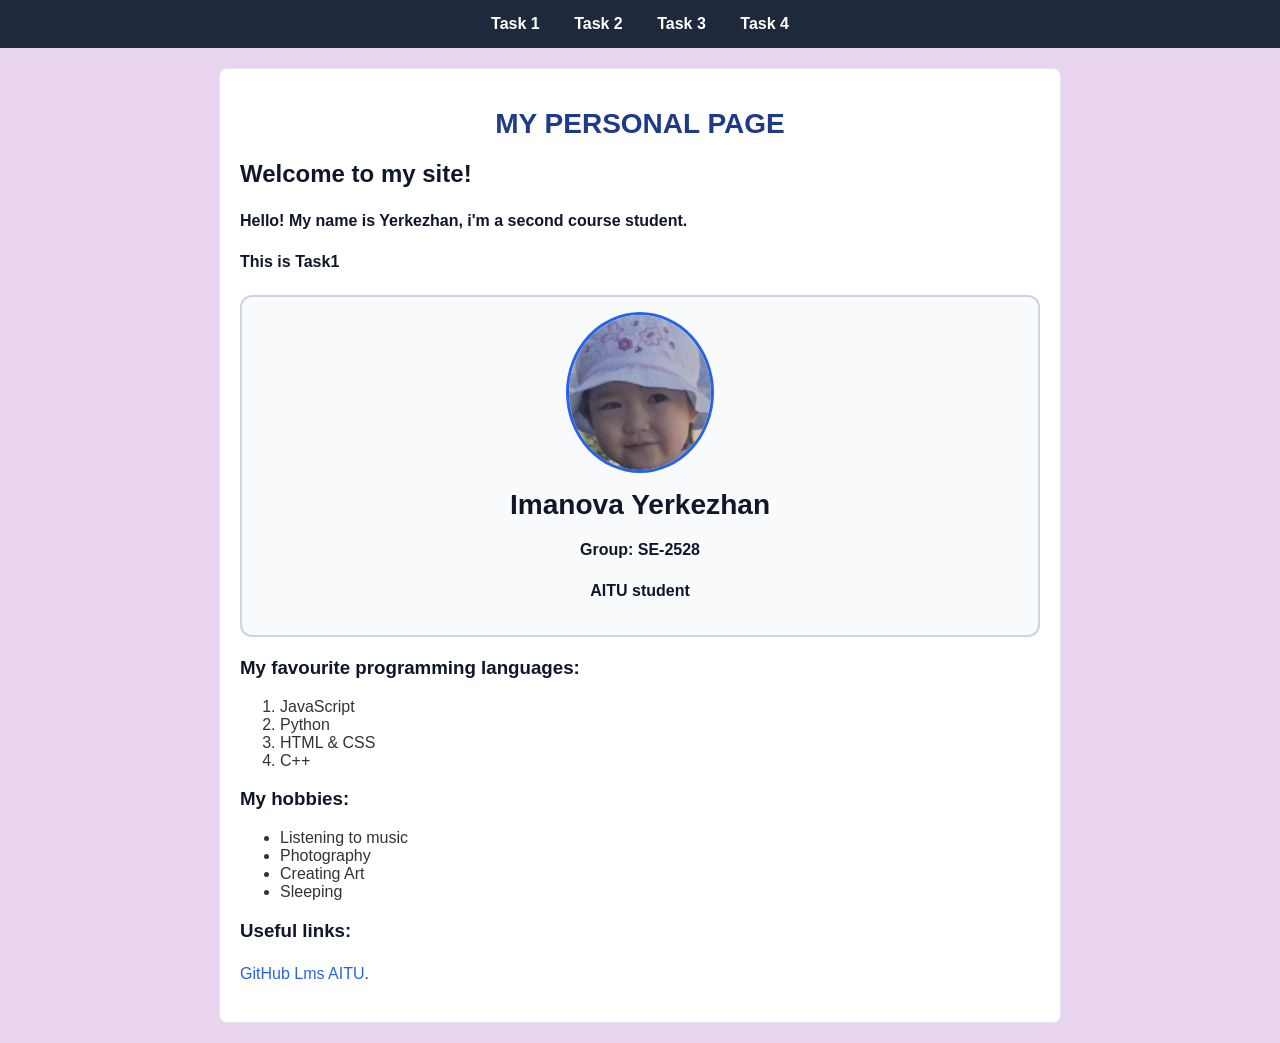
<file: index.html>
<!DOCTYPE html>
<html lang="ru">
<head>
  <meta charset="UTF-8">
  <meta name="viewport" content="width=device-width, initial-scale=1.0">
  <title>Task 1 - Personal Webpage</title>
  <link rel="stylesheet" href="navbar.css">
  <link rel="stylesheet" href="styles1.css">
</head>
<body>

  <div class="navbar">
    <a href="index.html">Task 1</a>
    <a href="task2.html">Task 2</a>
    <a href="task3.html">Task 3</a>
    <a href="task4.html">Task 4</a>
  </div>

  <div class="container">
    <h1 id="main-header">My Personal page</h1>
    <h2>Welcome to my site!<h2>

    <p>Hello! My name is Yerkezhan, i'm a second course student.</p>
    <p>This is Task1</p>

    <div class="profile-card">
      <img src="photo.png" alt="Profile picture" class="profile-img">
      <h3 class="card-name">Imanova Yerkezhan</h3>
      <p><strong>Group:</strong> SE-2528</p>
      <p>AITU student</p>
    </div>

    <h3>My favourite programming languages:</h3>
    <ol>
      <li>JavaScript</li>
      <li>Python</li>
      <li>HTML & CSS</li>
      <li>C++</li>
    </ol>

    <h3>My hobbies:</h3>
    <ul>
      <li>Listening to music</li>
      <li>Photography</li>
      <li>Creating Art</li>
      <li>Sleeping</li>
    </ul>

    <h3>Useful links:</h3>
    <p>
      <a href="https://github.com" target="_blank">GitHub</a>
      <a href="https://lms.astanait.edu.kz" target="_blank">Lms AITU</a>.
    </p>
  </div>

</body>
</html>
</file>
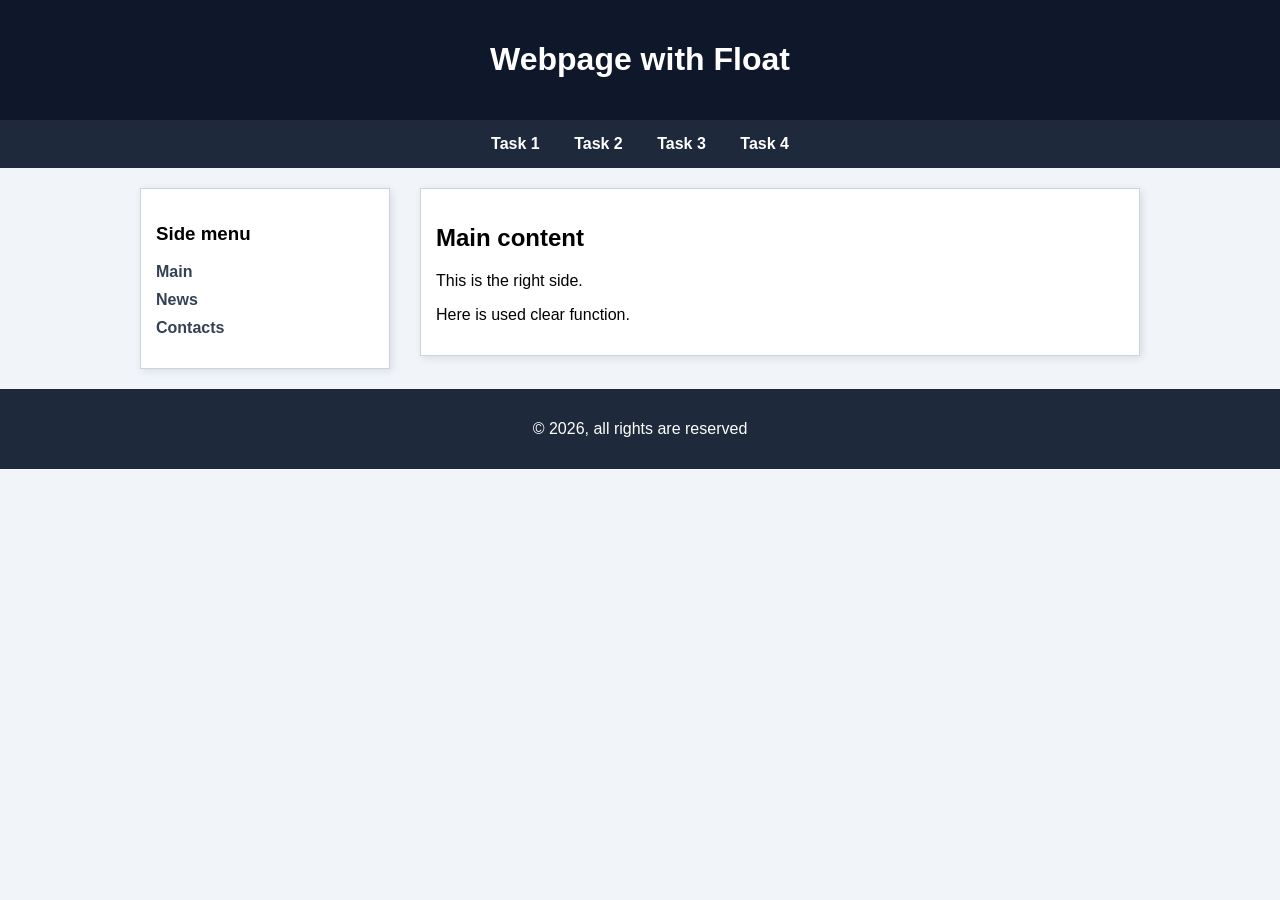
<file: task2.html>
<!DOCTYPE html>
<html lang="ru">
<head>
  <meta charset="UTF-8">
  <meta name="viewport" content="width=device-width, initial-scale=1.0">
  <title>Task 2 - Float Layout</title>
  <link rel="stylesheet" href="navbar.css">
  <link rel="stylesheet" href="styles2.css">
</head>
<body>

  <div class="header">
    <h1>Webpage with Float</h1>
  </div>

  <div class="navbar">
    <a href="index.html">Task 1</a>
    <a href="task2.html">Task 2</a>
    <a href="task3.html">Task 3</a>
    <a href="task4.html">Task 4</a>
  </div>

  <div class="layout-container">
    
    <!-- Sidebar Menu (Left) -->
    <div class="sidebar">
      <h3>Side menu</h3>
      <ul>
        <li><a href="#">Main</a></li>
        <li><a href="#">News</a></li>
        <li><a href="#">Contacts</a></li>
      </ul>
    </div>

    <div class="main-content">
      <h2>Main content</h2>
      <p>This is the right side.</p>
      <p>Here is used clear function.</p>
    </div>

    <div class="clear"></div>
  </div>

  <div class="footer">
    <p>&copy; 2026, all rights are reserved</p>
  </div>

</body>
</html>
</file>
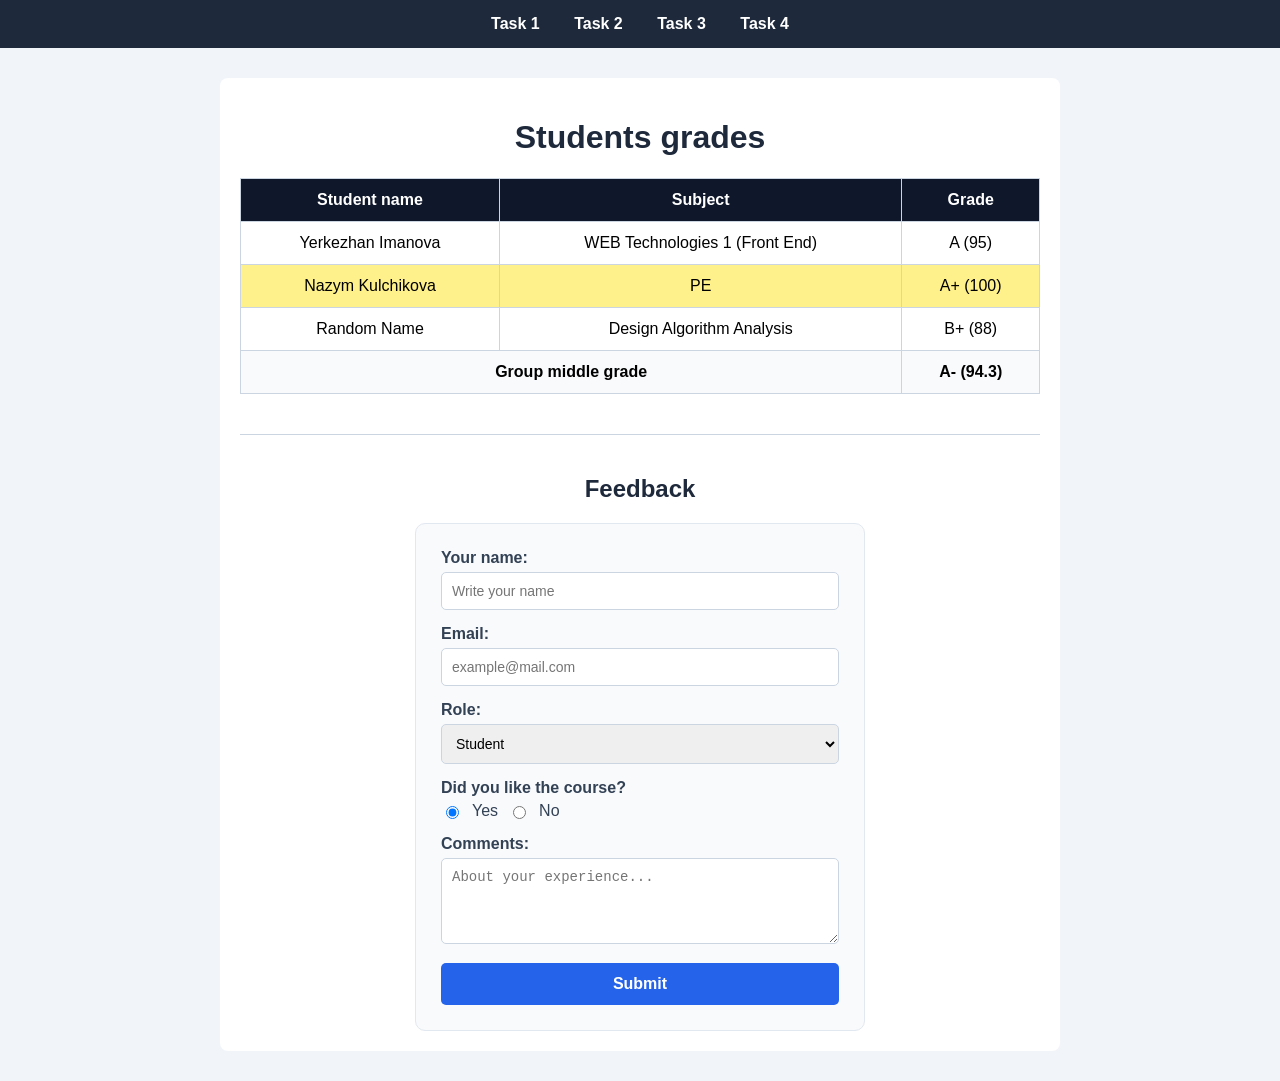
<file: task4.html>
<!DOCTYPE html>
<html lang="ru">
<head>
  <meta charset="UTF-8">
  <meta name="viewport" content="width=device-width, initial-scale=1.0">
  <title>Task 4 - Table & Form</title>
  <link rel="stylesheet" href="navbar.css">
  <link rel="stylesheet" href="styles4.css">
</head>
<body>

  <div class="navbar">
    <a href="index.html">Task 1</a>
    <a href="task2.html">Task 2</a>
    <a href="task3.html">Task 3</a>
    <a href="task4.html">Task 4</a>
  </div>

  <div class="container">
    
    <!-- Table Exercise -->
    <h1 id="table-heading">Students grades</h1>

    <table class="grades-table">
      <thead>
        <tr>
          <th>Student name</th>
          <th>Subject</th>
          <th>Grade</th>
        </tr>
      </thead>
      <tbody>
        <tr>
          <td>Yerkezhan Imanova</td>
          <td>WEB Technologies 1 (Front End)</td>
          <td>A (95)</td>
        </tr>
        <tr class="highlight-row">
          <td>Nazym Kulchikova</td>
          <td>PE</td>
          <td>A+ (100)</td>
        </tr>
        <tr>
          <td>Random Name</td>
          <td>Design Algorithm Analysis </td>
          <td>B+ (88)</td>
        </tr>
        <tr>
          <td colspan="2"><strong>Group middle grade</strong></td>
          <td><strong>A- (94.3)</strong></td>
        </tr>
      </tbody>
    </table>

    <hr class="divider">

    <!-- Form Exercise -->
    <h2 id="form-heading">Feedback</h2>

    <form class="feedback-form">
      <div class="form-group">
        <label for="name">Your name:</label>
        <input type="text" id="name" name="name" placeholder="Write your name" required>
      </div>

      <div class="form-group">
        <label for="email">Email:</label>
        <input type="email" id="email" name="email" placeholder="example@mail.com" required>
      </div>

      <div class="form-group">
        <label for="role">Role:</label>
        <select id="role" name="role">
          <option value="student">Student</option>
          <option value="teacher">Teacher</option>
          <option value="other">Other</option>
        </select>
      </div>

      <div class="form-group">
        <label>Did you like the course?</label>
        <div class="radio-group">
          <input type="radio" id="yes" name="satisfied" value="yes" checked>
          <label for="yes">Yes</label>
          <input type="radio" id="no" name="satisfied" value="no">
          <label for="no">No</label>
        </div>
      </div>

      <div class="form-group">
        <label for="comments">Comments:</label>
        <textarea id="comments" name="comments" rows="4" placeholder="About your experience..."></textarea>
      </div>

      <button type="submit" class="submit-btn">Submit</button>
    </form>

  </div>

</body>
</html>
</file>
<file: navbar.css>
.navbar {
  background-color: #1e293b;
  padding: 15px;
  text-align: center;
}

.navbar a {
  color: #ffffff;
  text-decoration: none;
  margin: 0 15px;
  font-family: Arial, sans-serif;
  font-weight: bold;
  font-size: 16px;
  transition: color 0.3s;
}

.navbar a:hover {
  color: #38bdf8;
}
</file>
<file: styles1.css>
body {
  font-family: 'Segoe UI', Tahoma, Geneva, Verdana, sans-serif;
  background-color: #e9d4ef;
  color: #333333;
  margin: 0;
  padding: 0;
}

.container {
  max-width: 800px;
  margin: 20px auto;
  padding: 20px;
  background-color: #ffffff;
  border: 1px solid #e2e8f0;
  border-radius: 8px;
}

h1 {
  font-size: 28px;
  text-align: center;
}

h2, h3 {
  color: #0f172a;
}

p {
  font-size: 16px;
  line-height: 1.6;
}

a {
  color: #2563eb;
  text-decoration: none;
}

a:hover {
  color: #1d4ed8;
  text-decoration: underline;
}

#main-header {
  color: #1e3a8a;
  text-transform: uppercase;
}

.profile-card {
  border: 2px solid #cbd5e1;
  padding: 15px;
  margin: 20px 0;
  text-align: center;
  background-color: #f8fafc;
  border-radius: 12px;
}

.profile-img {
  max-width: 150px;
  border-radius: 50%; 
  border: 3px solid #2563eb;
}

.card-name {
  margin: 10px 0 5px 0;
}
</file>
<file: styles2.css>
body {
  font-family: Arial, sans-serif;
  margin: 0;
  padding: 0;
  background-color: #f1f5f9;
}

.header {
  background-color: #0f172a;
  color: white;
  text-align: center;
  padding: 20px;
}

.layout-container {
  width: 90%;
  max-width: 1000px;
  margin: 20px auto;
}

.sidebar {
  float: left;
  width: 25%;
  background-color: #ffffff;
  padding: 15px;
  border: 1px solid #cbd5e1;
  box-shadow: 2px 2px 8px rgba(0,0,0,0.1);
  box-sizing: border-box;
}

.sidebar ul {
  list-style-type: none;
  padding: 0;
}

.sidebar li {
  margin-bottom: 10px;
}

.sidebar a {
  color: #334155;
  text-decoration: none;
  font-weight: bold;
}

.sidebar a:hover {
  color: #2563eb;
}

.main-content {
  float: right;
  width: 72%;
  background-color: #ffffff;
  padding: 15px;
  border: 1px solid #cbd5e1;
  box-shadow: 2px 2px 8px rgba(0,0,0,0.1);
  box-sizing: border-box;
}

.clear {
  clear: both;
}

.footer {
  background-color: #1e293b;
  color: white;
  text-align: center;
  padding: 15px;
  margin-top: 20px;
}
</file>
<file: styles4.css>
body {
  font-family: Arial, sans-serif;
  background-color: #f1f5f9;
  margin: 0;
  padding: 0;
}

.container {
  max-width: 800px;
  margin: 30px auto;
  padding: 20px;
  background-color: #ffffff;
  border-radius: 8px;
}

#table-heading, #form-heading {
  text-align: center;
  color: #1e293b;
}

.divider {
  margin: 40px 0;
  border: 0;
  height: 1px;
  background: #cbd5e1;
}

.grades-table {
  width: 100%;
  border-collapse: collapse;
  margin-top: 20px;
}

.grades-table th, .grades-table td {
  border: 1px solid #cbd5e1;
  padding: 12px;
  text-align: center;
}

.grades-table th {
  background-color: #0f172a;
  color: #ffffff;
}

.grades-table tbody tr:nth-child(even) {
  background-color: #f8fafc;
}

.highlight-row {
  background-color: #fef08a !important; 
}

.feedback-form {
  width: 100%;
  max-width: 450px;
  margin: 0 auto;
  background-color: #f8fafc;
  padding: 25px;
  border-radius: 10px;
  border: 1px solid #e2e8f0;
  box-sizing: border-box;
}

.form-group {
  margin-bottom: 15px;
}

.feedback-form label {
  display: block;
  font-weight: bold;
  margin-bottom: 5px;
  color: #334155;
}

.feedback-form input[type="text"],
.feedback-form input[type="email"],
.feedback-form select,
.feedback-form textarea {
  width: 100%;
  padding: 10px;
  border: 1px solid #cbd5e1;
  border-radius: 5px;
  box-sizing: border-box;
  font-size: 14px;
}

.radio-group {
  display: flex;
  gap: 10px;
  align-items: center;
}

.radio-group label {
  font-weight: normal;
  margin: 0;
}

.submit-btn {
  width: 100%;
  background-color: #2563eb;
  color: white;
  padding: 12px;
  border: none;
  border-radius: 5px;
  font-size: 16px;
  font-weight: bold;
  cursor: pointer;
  transition: background-color 0.3s;
}

.submit-btn:hover {
  background-color: #1d4ed8;
}
</file>
